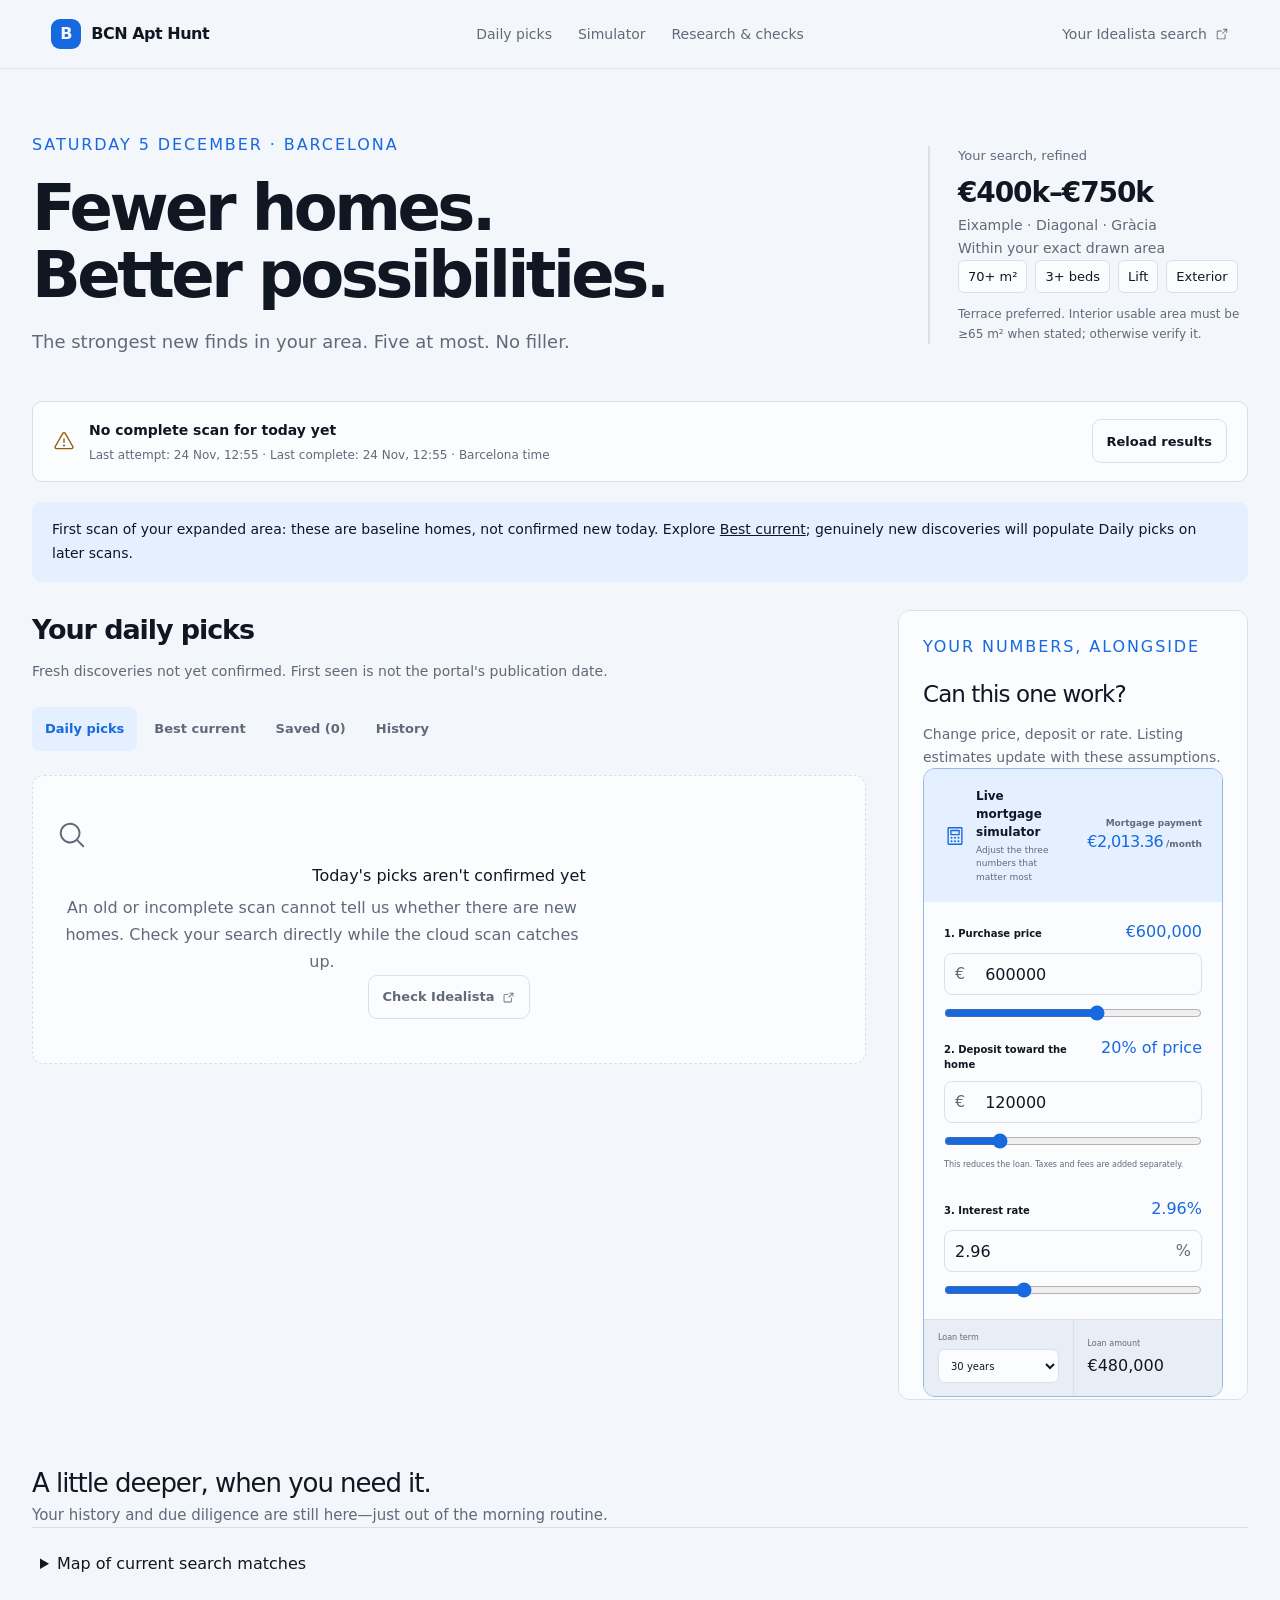
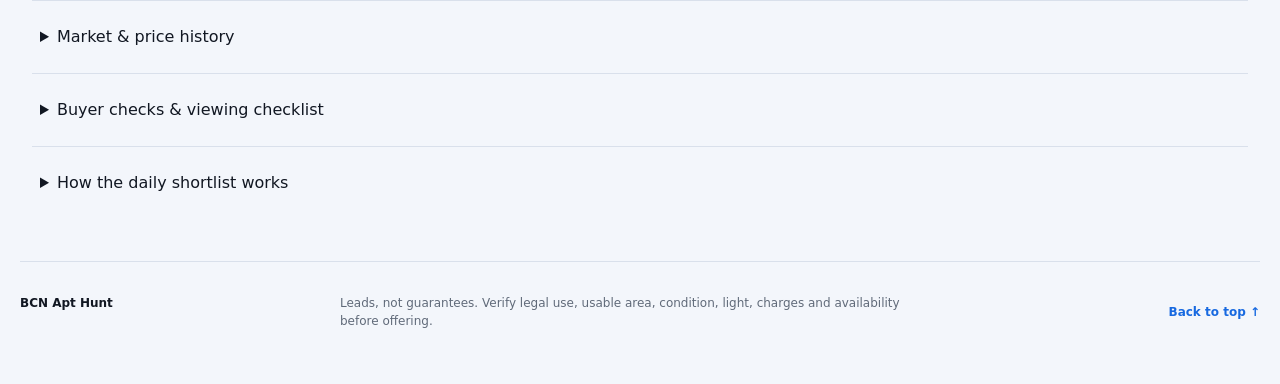
<file: index.html>
<!doctype html>
<html lang="en">
  <head>
    <meta charset="UTF-8" />
    <meta name="viewport" content="width=device-width, initial-scale=1.0" />
    <meta http-equiv="refresh" content="0; url=/bcnapthunt/" />
    <link rel="canonical" href="https://demianarc.github.io/bcnapthunt/" />
    <title>BCN Apt Hunt</title>
  </head>
  <body>
    <p>Opening <a href="/bcnapthunt/">BCN Apt Hunt</a>…</p>
    <script>
      window.location.replace(`/bcnapthunt/${window.location.hash}`);
    </script>
  </body>
</html>
</file>
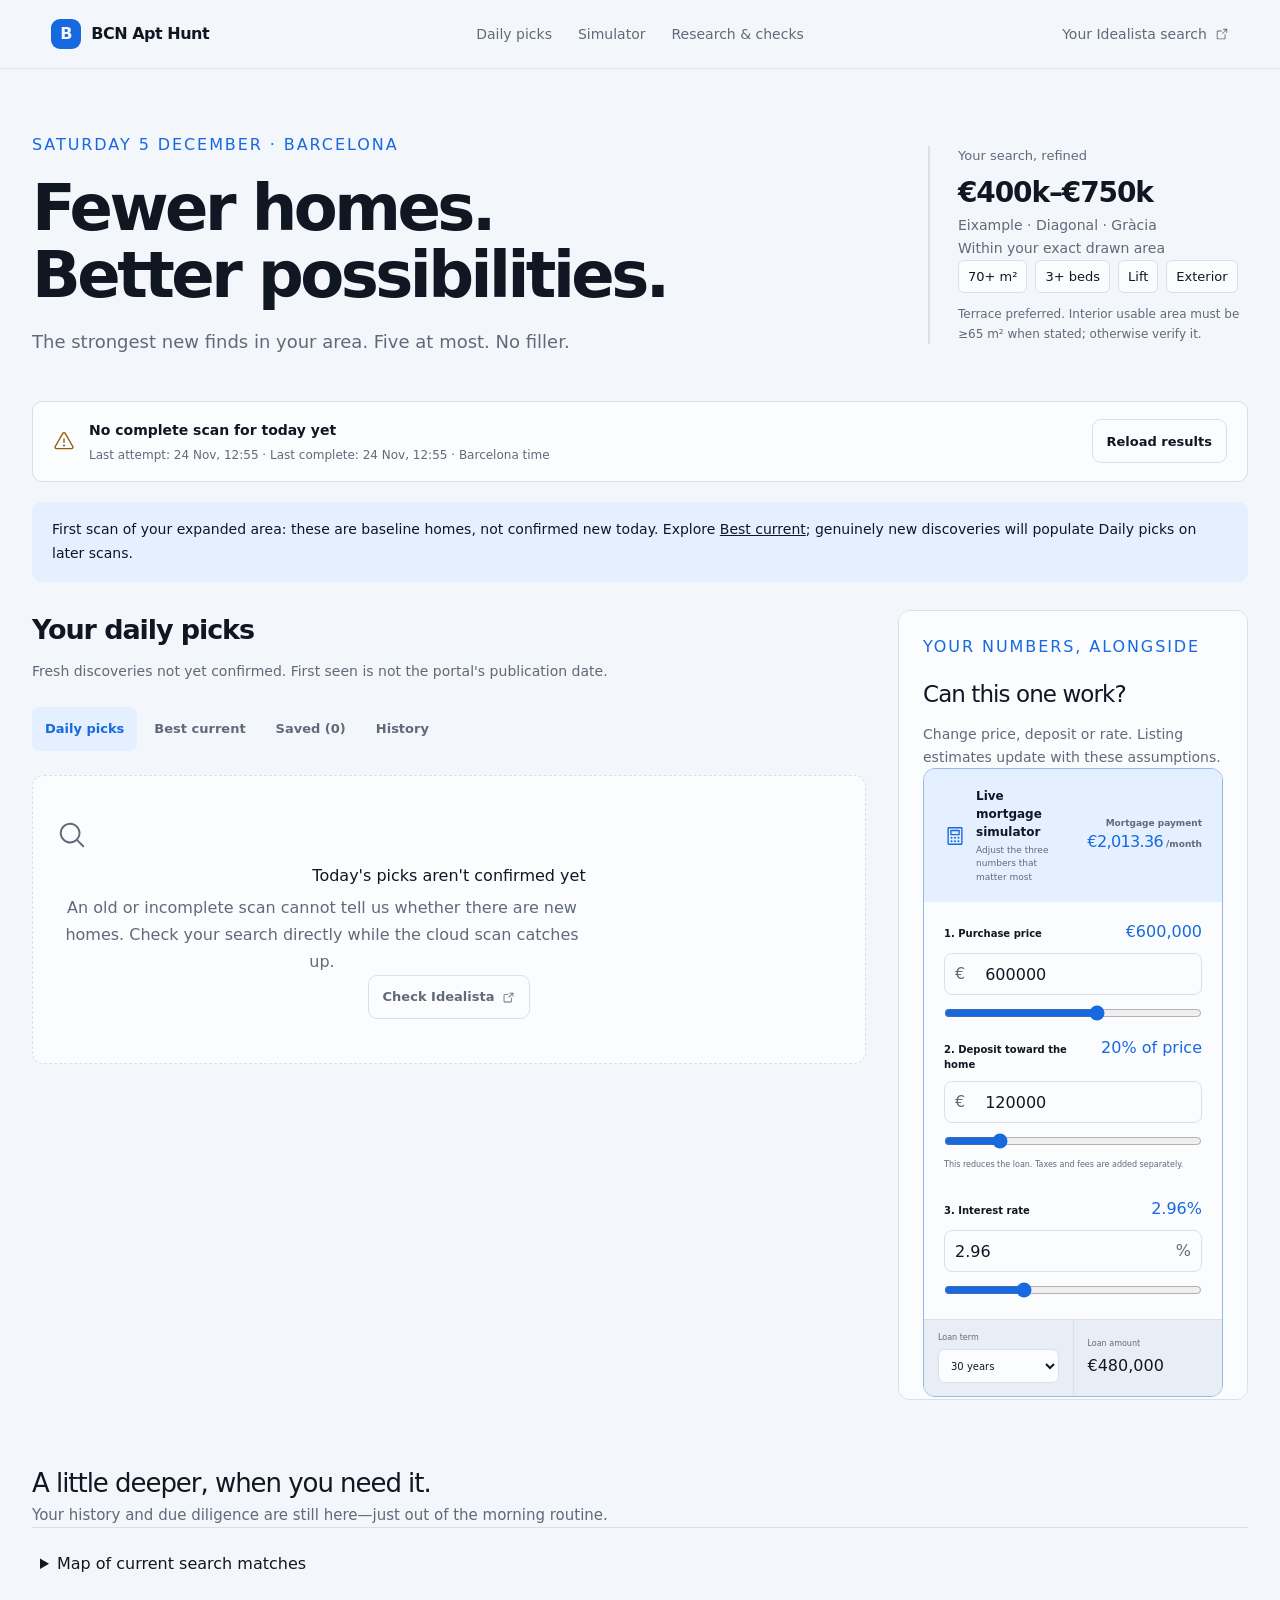
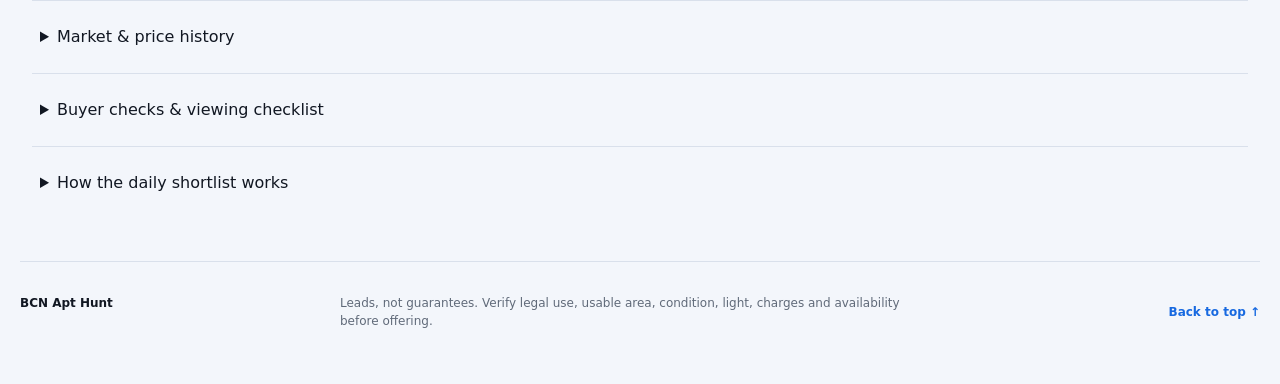
<file: bcnapthunt/index.html>
<!doctype html>
<html lang="en">
  <head>
    <meta charset="UTF-8" />
    <meta name="viewport" content="width=device-width, initial-scale=1.0" />
    <meta name="theme-color" content="#f3f6fb" />
    <meta name="description" content="Daily Barcelona home shortlist, price history, market intelligence and buyer checks." />
    <link rel="canonical" href="https://demianarc.github.io/bcnapthunt/" />
    <meta property="og:url" content="https://demianarc.github.io/bcnapthunt/" />
    <meta property="og:title" content="BCN Apt Hunt" />
    <meta property="og:description" content="A sharper daily read on Barcelona property." />
    <meta property="og:image" content="https://demianarc.github.io/bcnapthunt/og.png" />
    <title>BCN Apt Hunt</title>

    <script type="importmap">
      {"imports":{"maplibre-gl":"https://esm.sh/maplibre-gl@6.1.0"}}
    </script>
    <script type="module" crossorigin src="/bcnapthunt/assets/main-BJDlQ6f0-r2.js"></script>
    <link rel="modulepreload" crossorigin href="/bcnapthunt/assets/home-scout-dashboard-CH1ycpBa-r2.js">
    <link rel="stylesheet" crossorigin href="/bcnapthunt/assets/home-scout-dashboard-BFxA8Ckh-r2.css">
  </head>
  <body>
    <div id="root"></div>
    <script>
      if (window.location.protocol === "file:") {
        window.location.replace(`https://demianarc.github.io/bcnapthunt/${window.location.hash}`);
      } else if (window.location.hash === "#finance") {
        window.location.replace(new URL("finance/", window.location.href));
      }
    </script>
  </body>
</html>
</file>
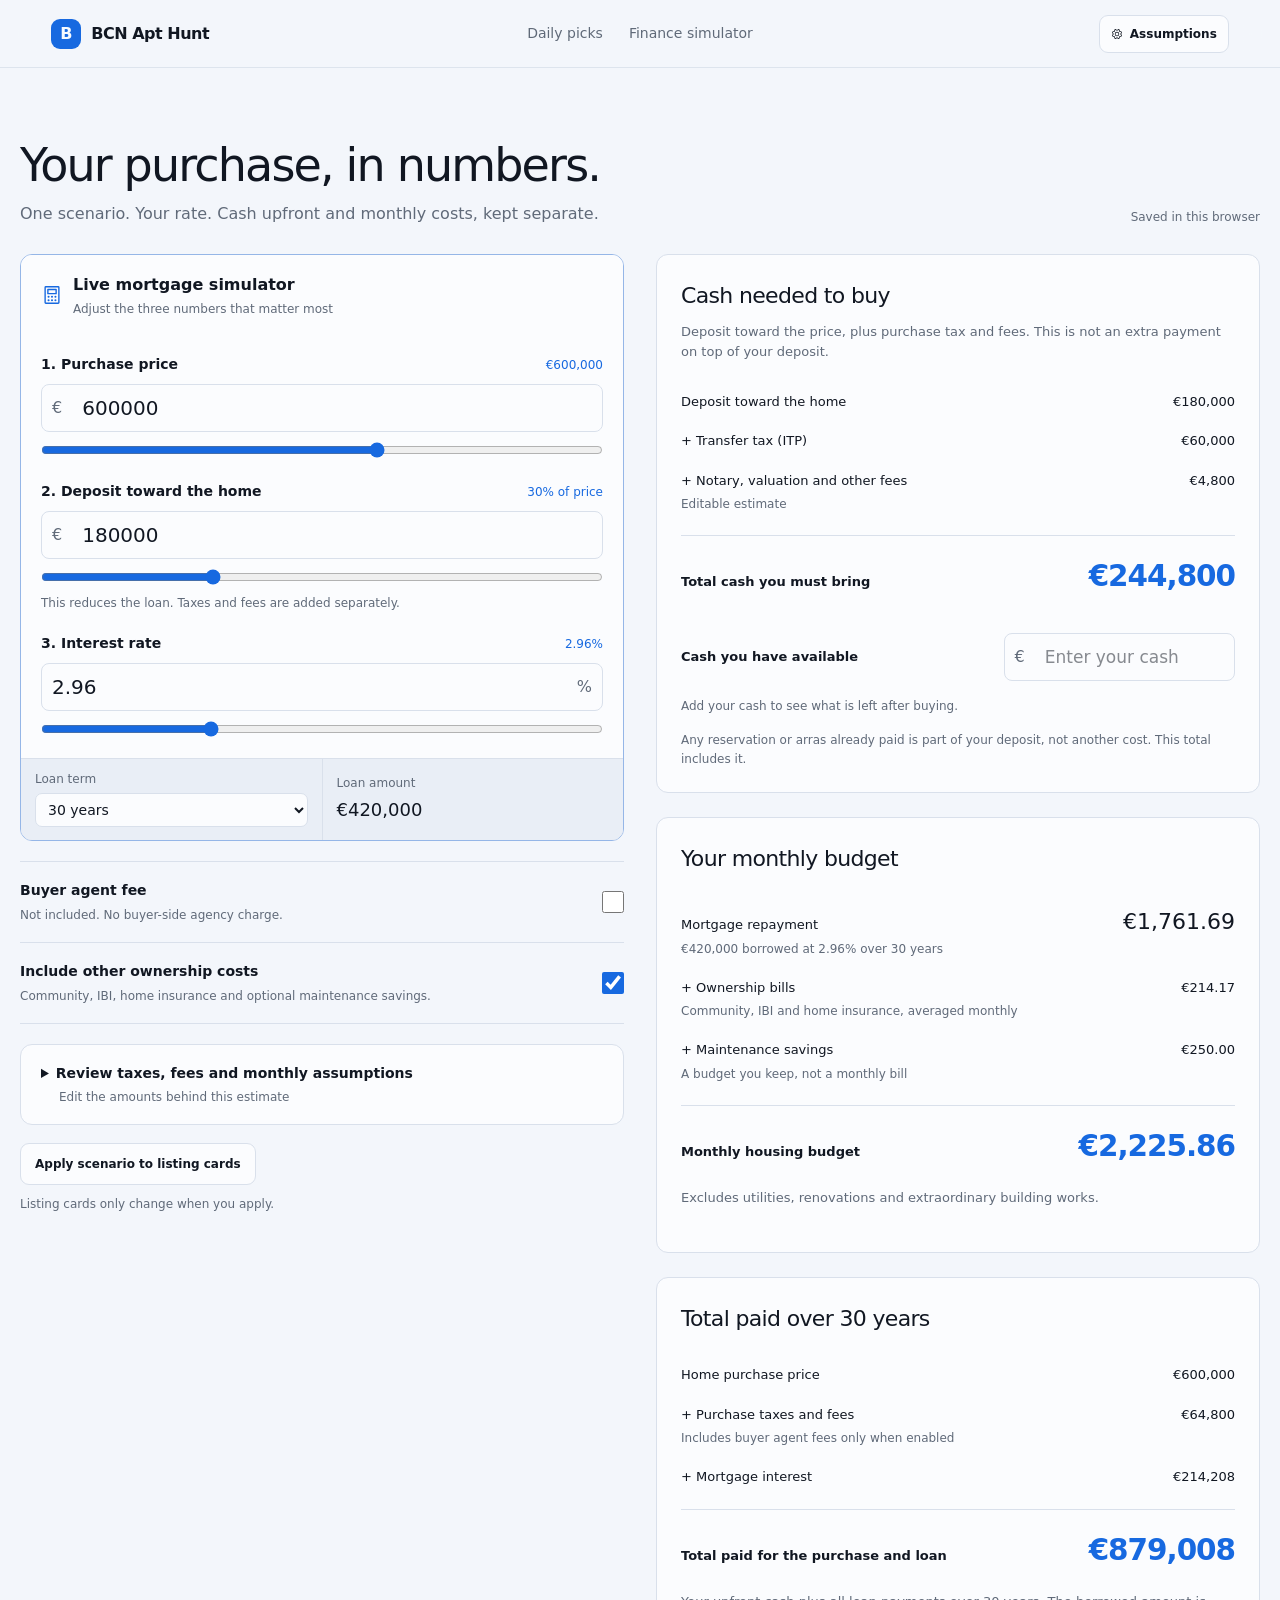
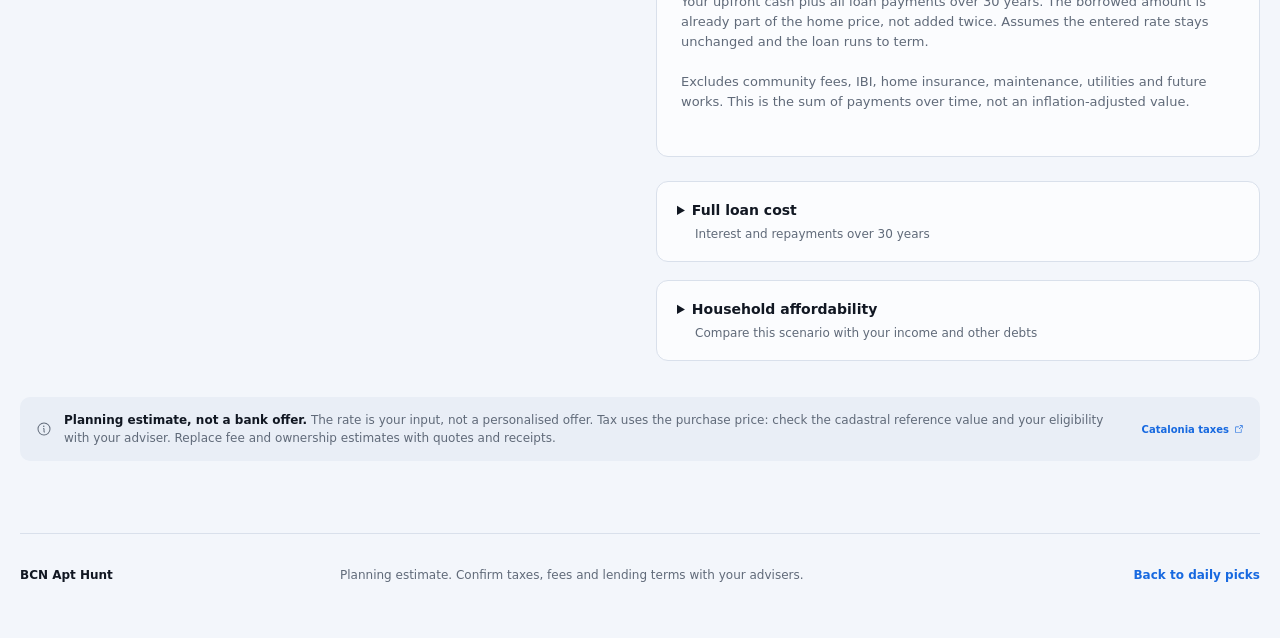
<file: bcnapthunt/finance/index.html>
<!doctype html>
<html lang="en">
  <head>
    <meta charset="UTF-8" />
    <meta name="viewport" content="width=device-width, initial-scale=1.0" />
    <meta name="theme-color" content="#f3f6fb" />
    <meta name="description" content="A clear Barcelona purchase, mortgage and cash-needed simulator." />
    <link rel="canonical" href="https://demianarc.github.io/bcnapthunt/finance/" />
    <meta property="og:url" content="https://demianarc.github.io/bcnapthunt/finance/" />
    <meta property="og:title" content="BCN Apt Hunt Finance Simulator" />
    <meta property="og:description" content="Understand the deposit, taxes, fees and mortgage for a Barcelona home purchase." />
    <title>Finance Simulator | BCN Apt Hunt</title>
    <script type="module" crossorigin src="/bcnapthunt/assets/finance-CbsBs1aM-r2.js"></script>
    <link rel="modulepreload" crossorigin href="/bcnapthunt/assets/home-scout-dashboard-CH1ycpBa-r2.js">
    <link rel="stylesheet" crossorigin href="/bcnapthunt/assets/home-scout-dashboard-BFxA8Ckh-r2.css">
  </head>
  <body>
    <div id="root"></div>
  </body>
</html>
</file>
